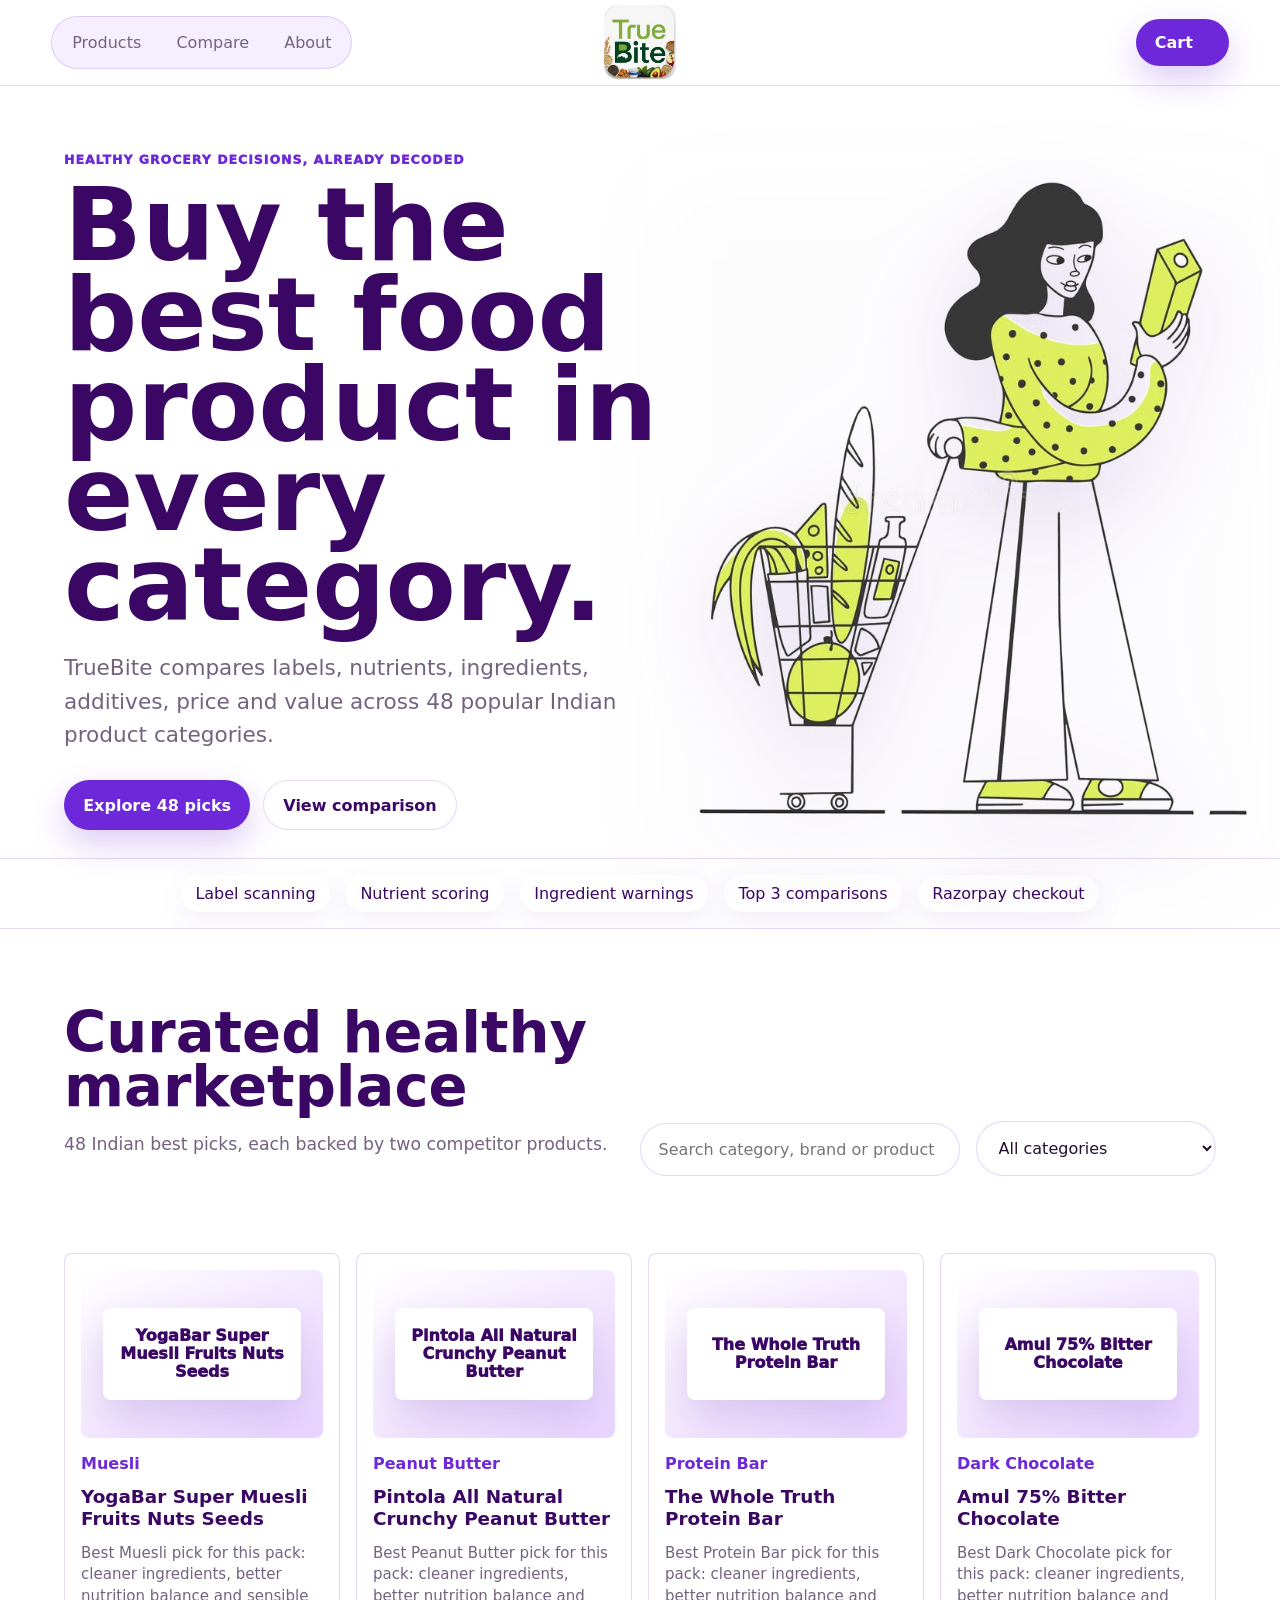
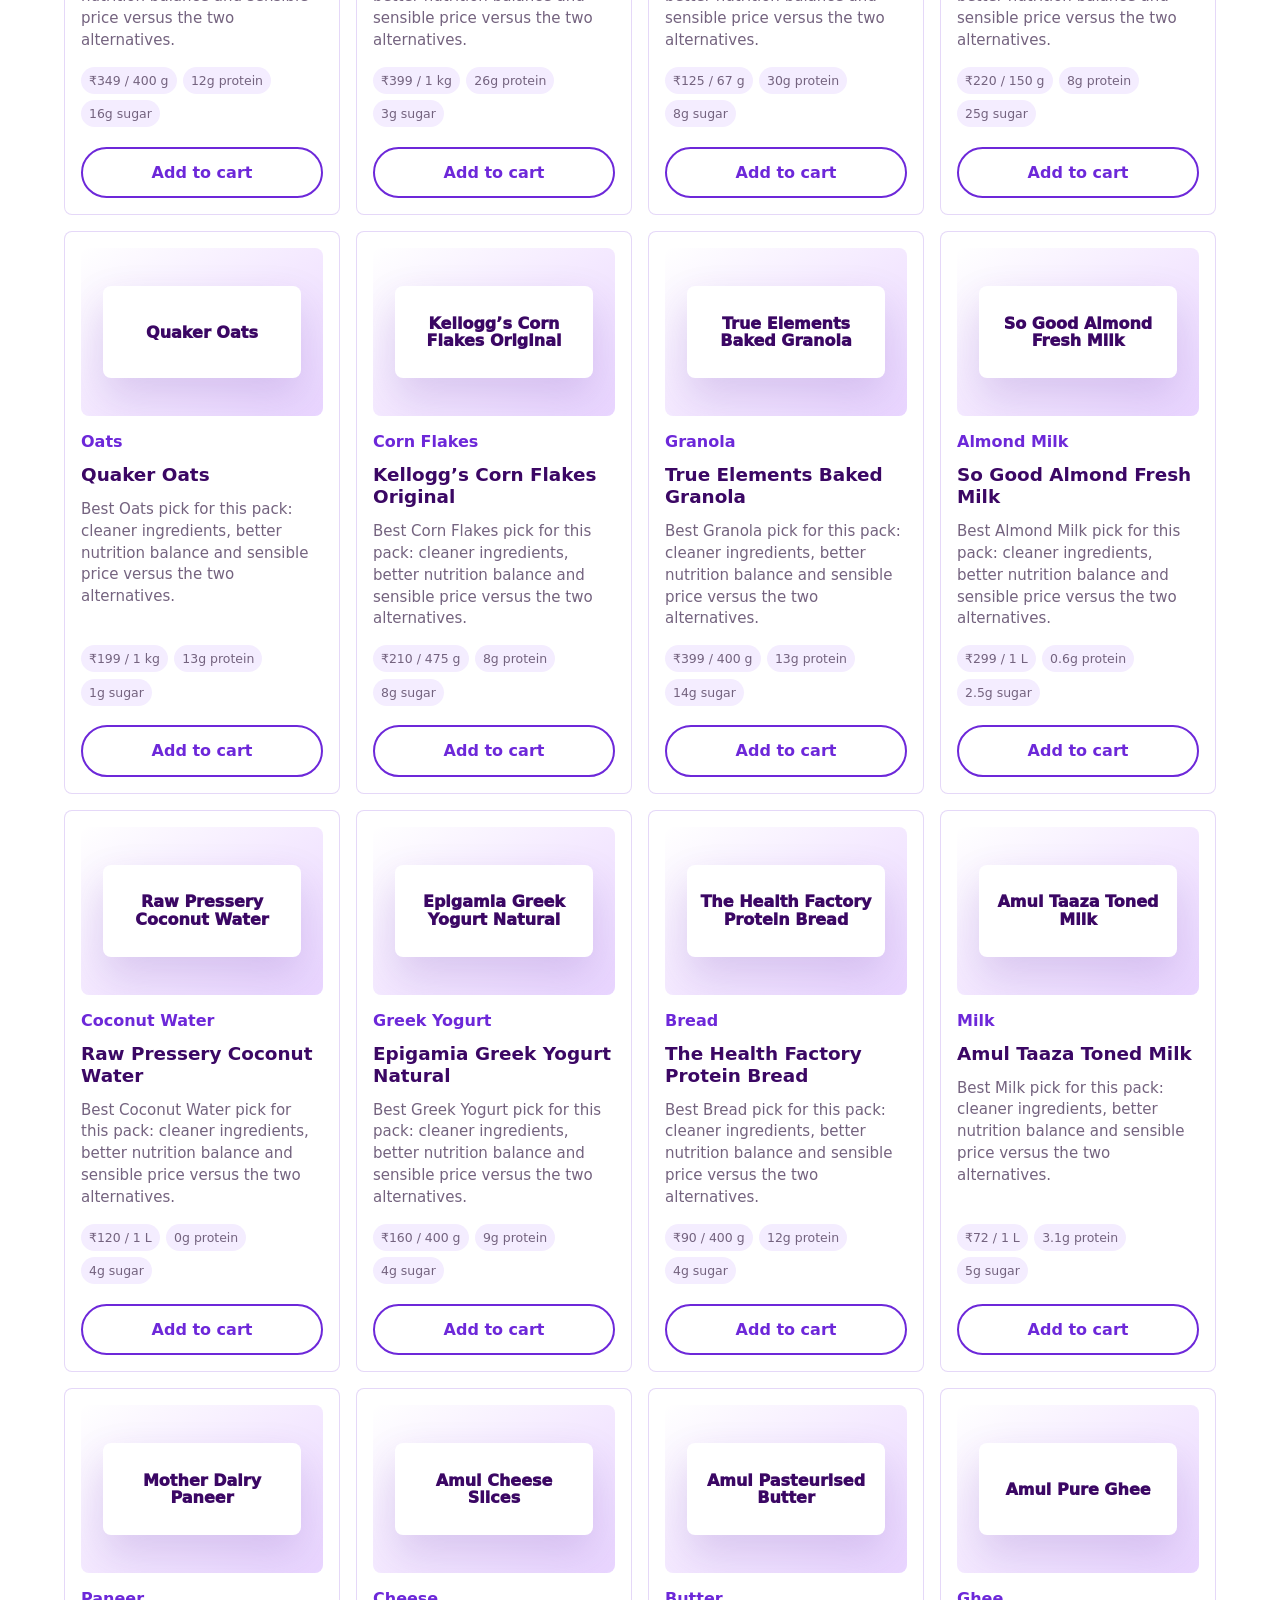
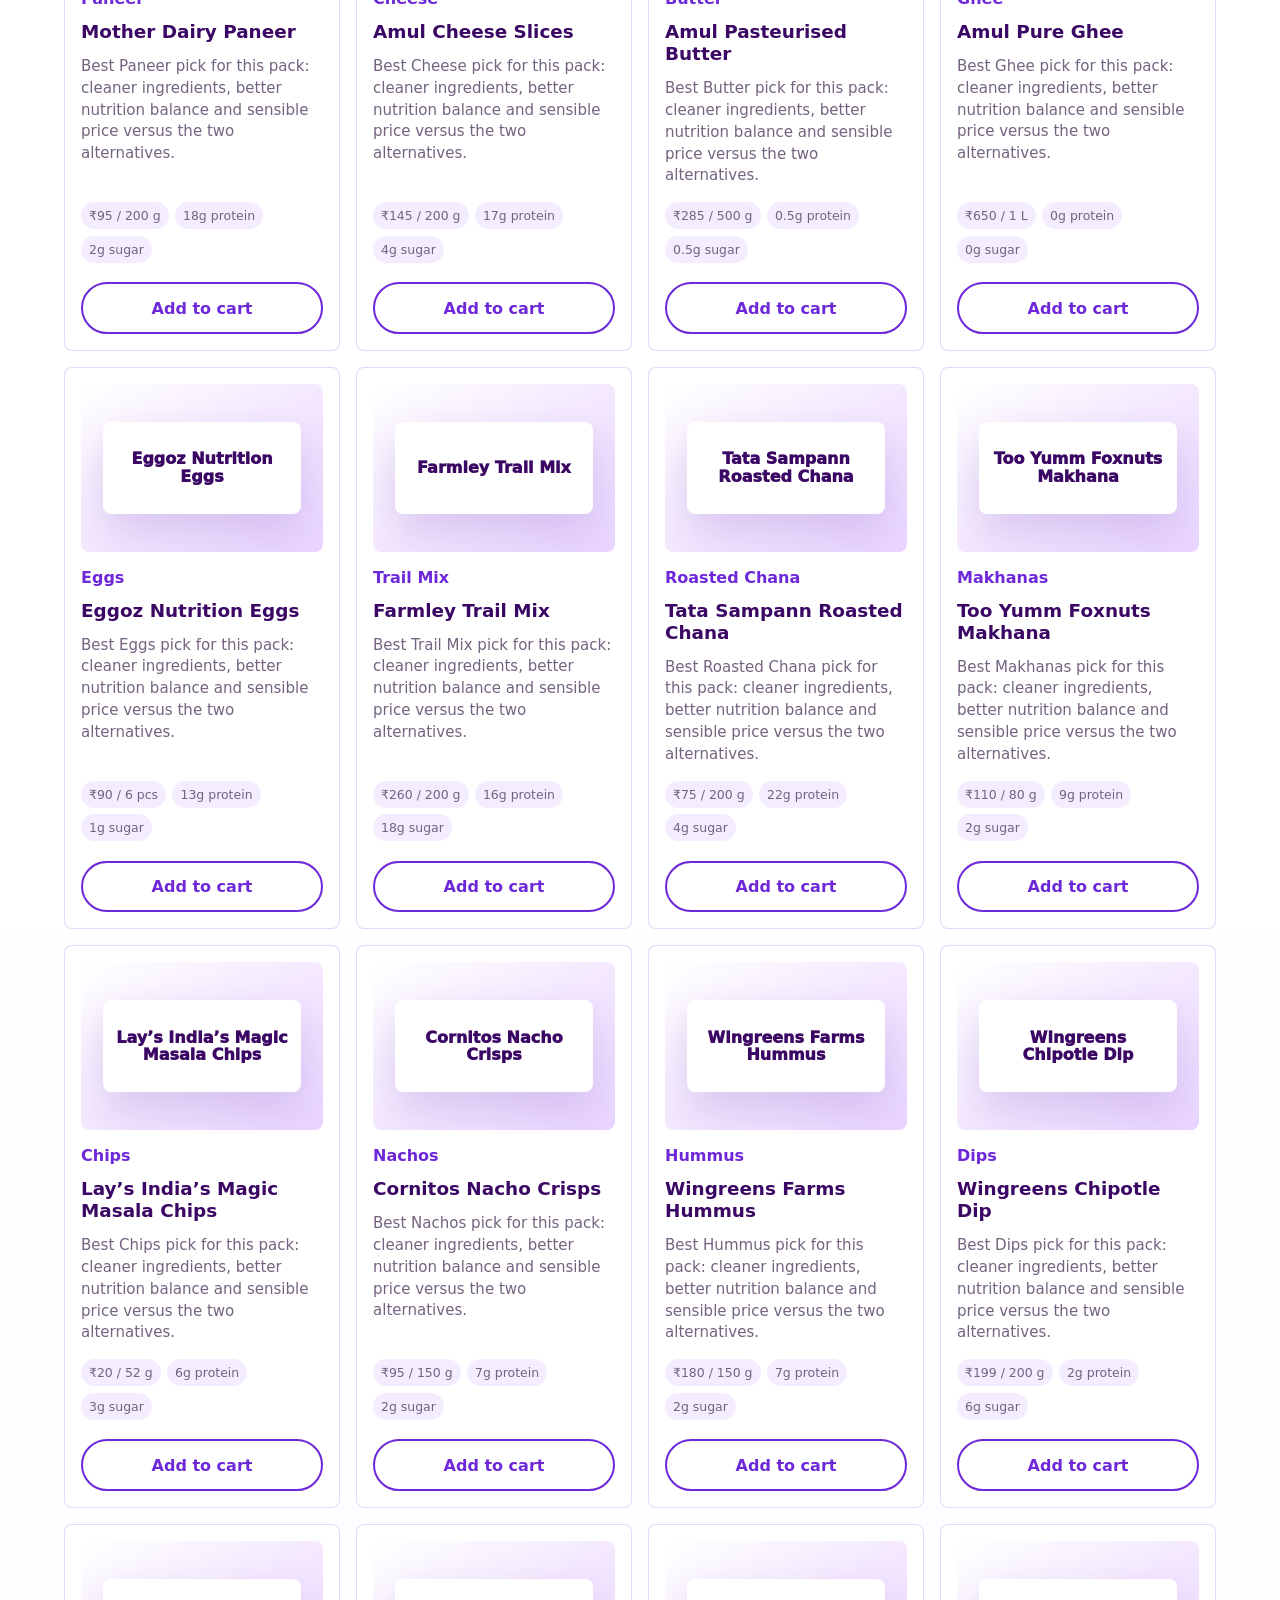
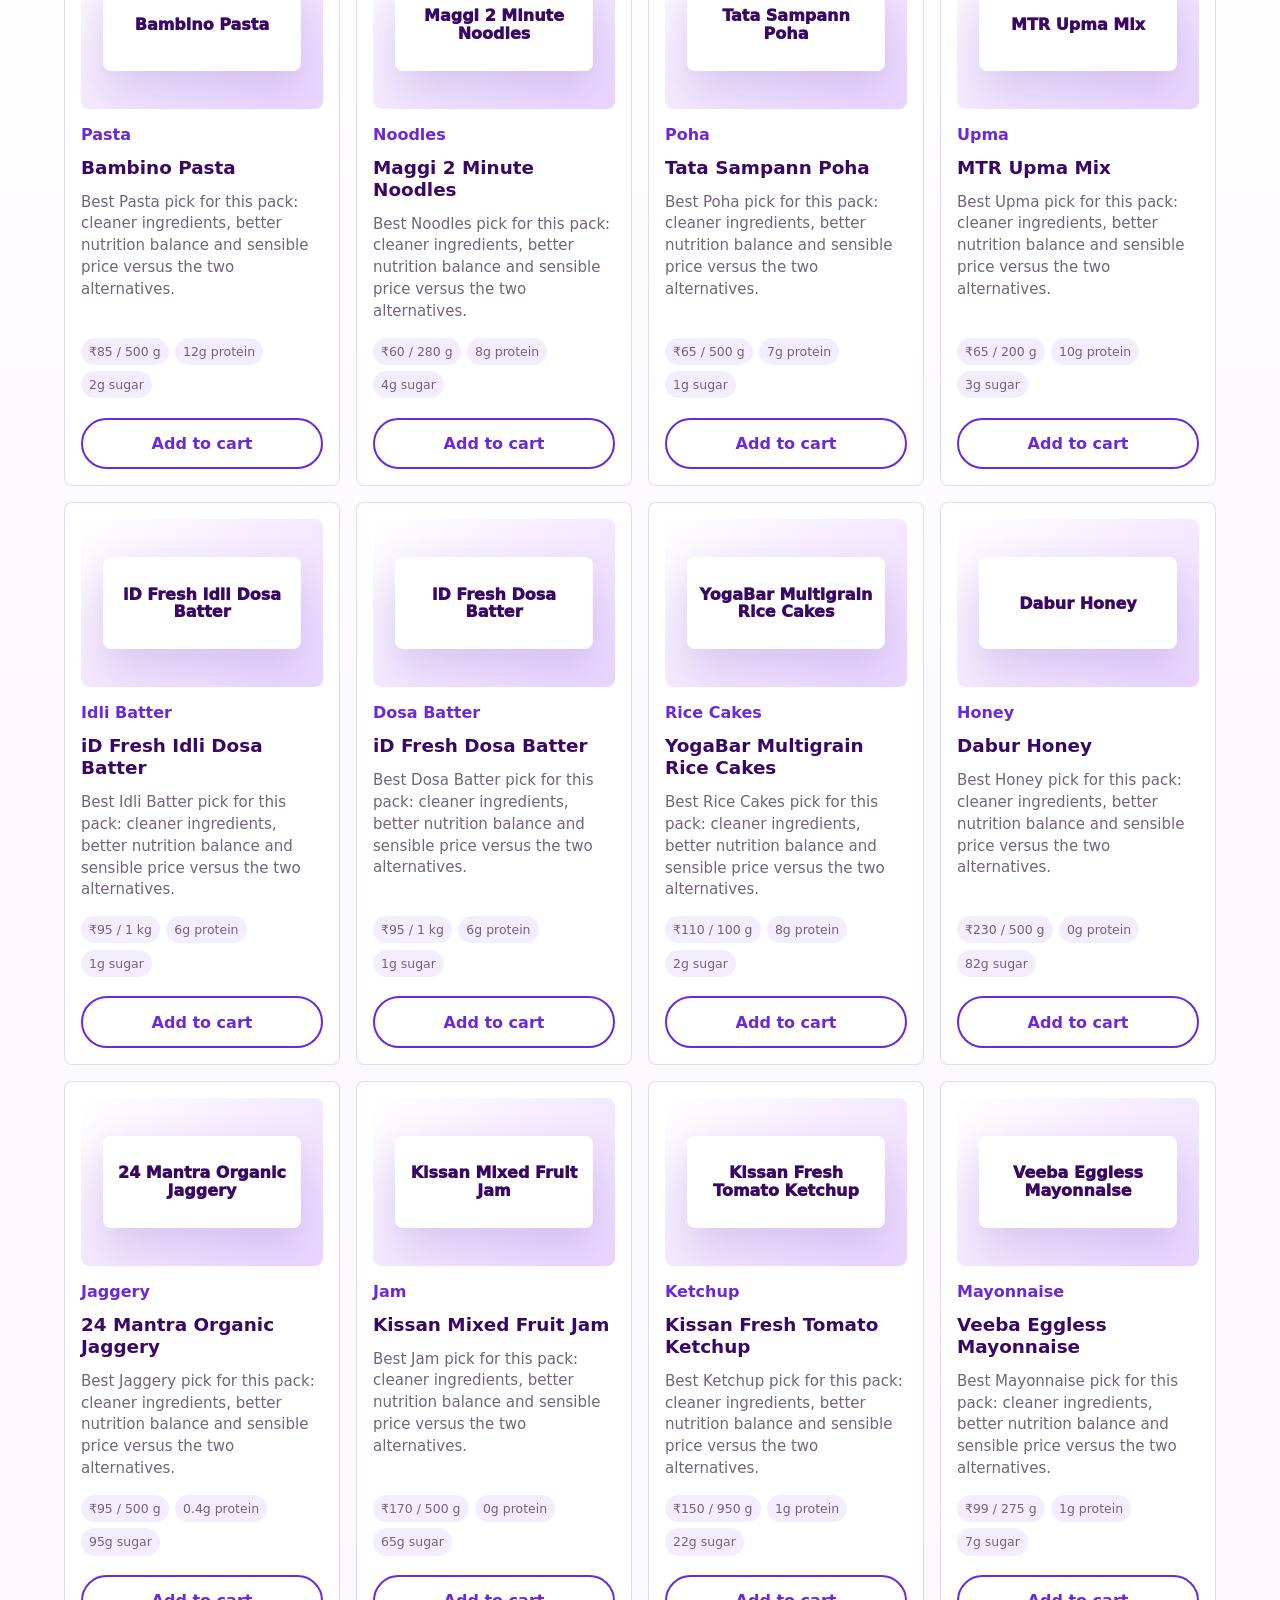
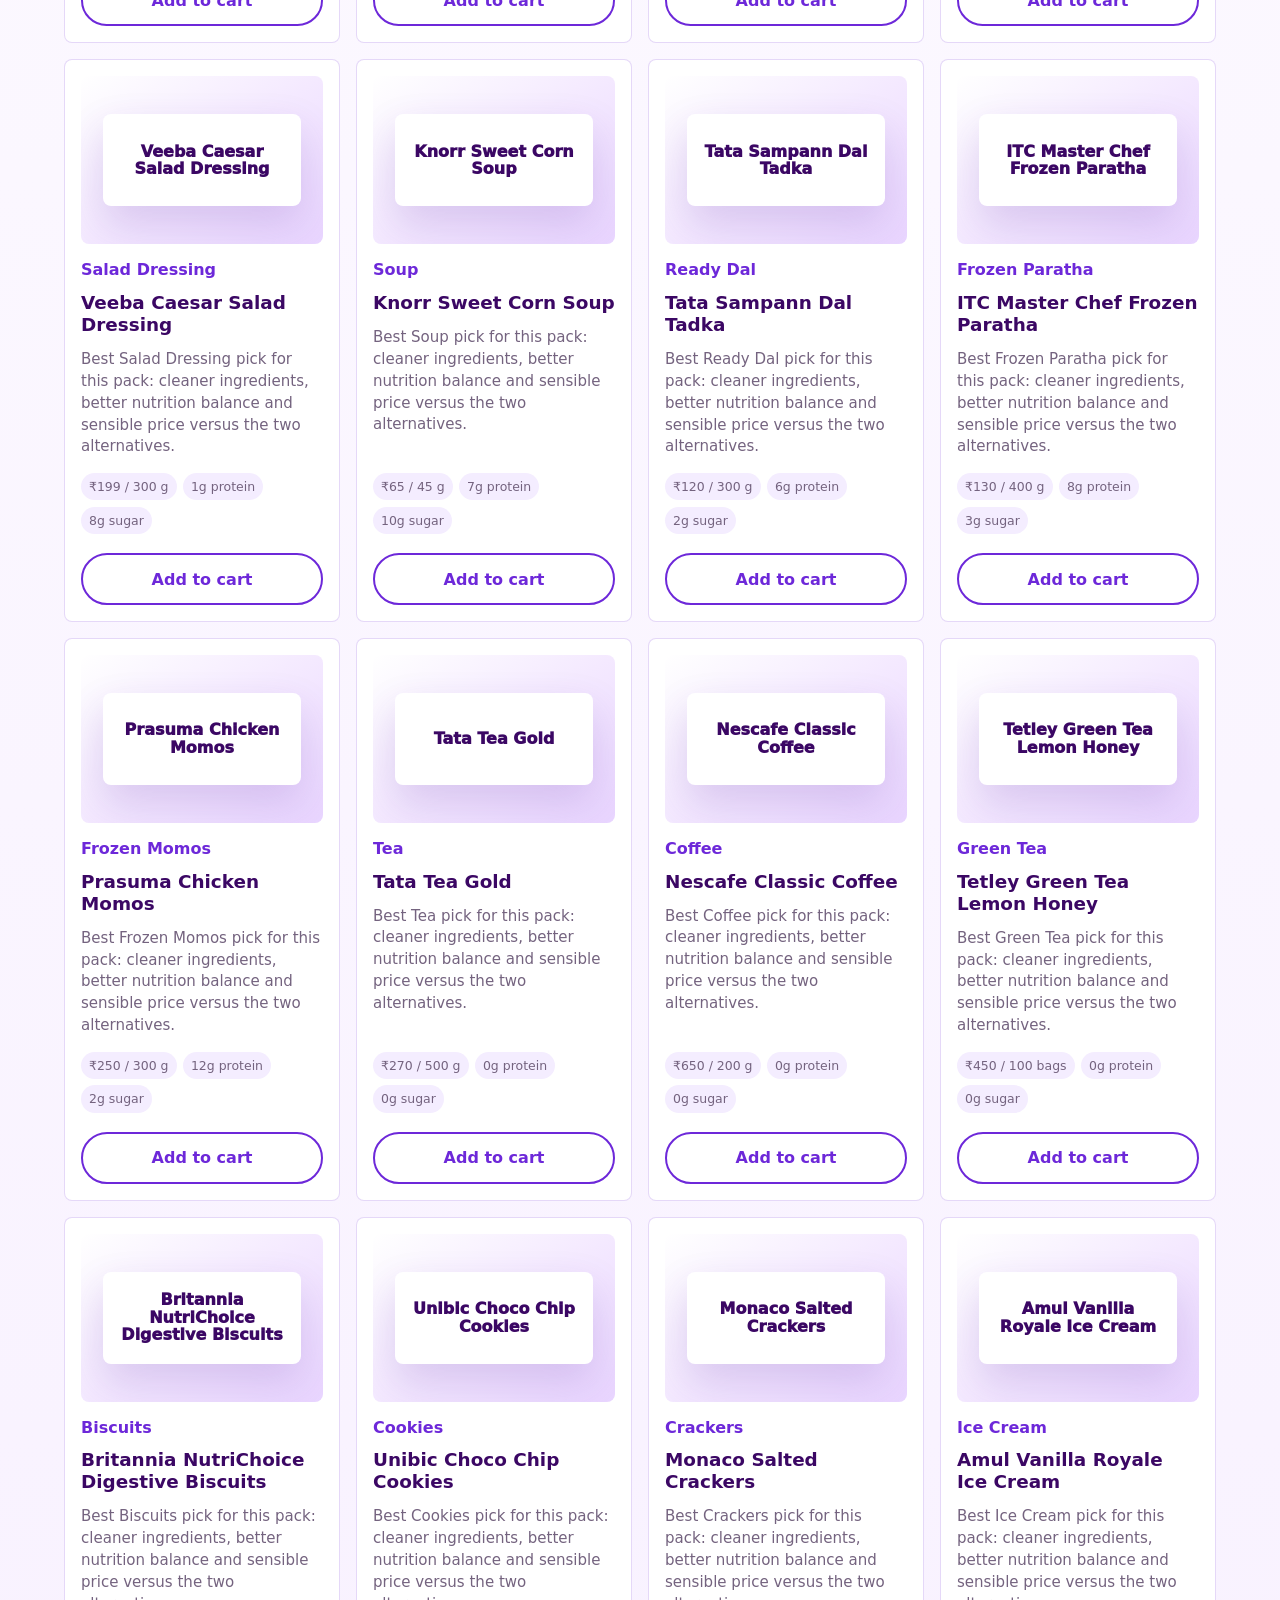
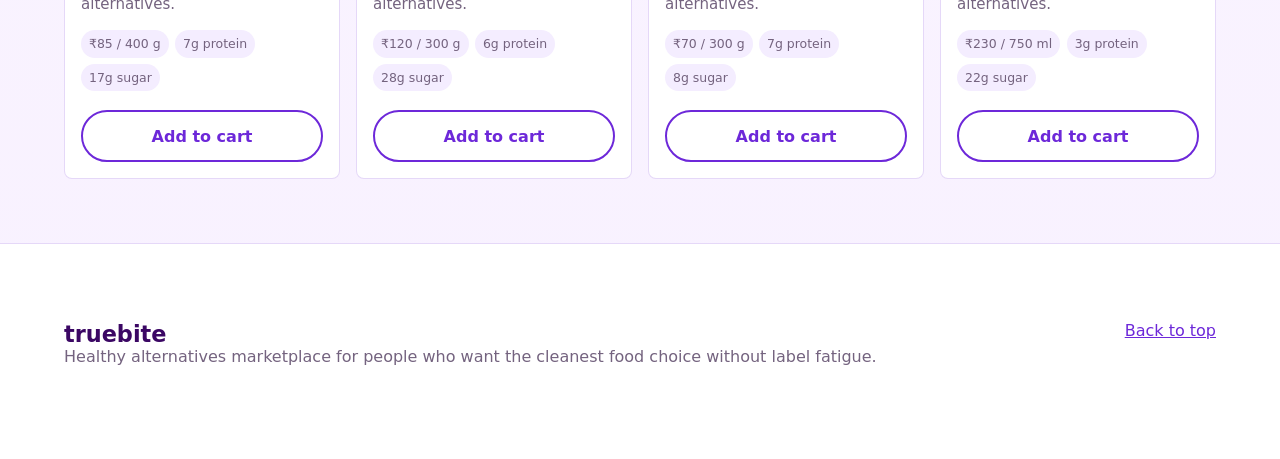
<file: pratik/index.html>
<!doctype html>
<html lang="en">
<head>
  <meta charset="utf-8">
  <meta name="viewport" content="width=device-width, initial-scale=1">
  <title>TrueBite - Healthy Food Marketplace</title>
  <link rel="stylesheet" href="styles.css?v=4">
</head>
<body>
  <header class="nav">
    <nav class="nav-left">
      <a href="index.html#products">Products</a>
      <a href="buy.html">Compare</a>
      <a href="about.html">About</a>
    </nav>
    <a class="brand center-logo" href="index.html" aria-label="TrueBite home">
      <img src="assets/truebite-logo-transparent-cropped.png" alt="TrueBite logo">
    </a>
    <button class="pill" onclick="location.href='checkout.html'">Cart <b id="cartCount">0</b></button>
  </header>

  <main id="home">
    <section class="hero">
      <div class="hero-copy">
        <p class="eyebrow">Healthy grocery decisions, already decoded</p>
        <h1>Buy the best food product in every category.</h1>
        <p>TrueBite compares labels, nutrients, ingredients, additives, price and value across 48 popular Indian product categories.</p>
        <div class="hero-actions">
          <button onclick="location.href='index.html#products'">Explore 48 picks</button>
          <button class="ghost" onclick="location.href='buy.html'">View comparison</button>
        </div>
      </div>
      <div class="hero-media" aria-hidden="true">
        <img src="assets/hero-shopping-illustration-cutout.png" alt="">
      </div>
    </section>

    <section class="strip">
      <span>Label scanning</span><span>Nutrient scoring</span><span>Ingredient warnings</span><span>Top 3 comparisons</span><span>Razorpay checkout</span>
    </section>

    <section class="controls" id="products">
      <div>
        <h2>Curated healthy marketplace</h2>
        <p>48 Indian best picks, each backed by two competitor products.</p>
      </div>
      <input id="search" placeholder="Search category, brand or product">
      <select id="categoryFilter"><option value="all">All categories</option></select>
    </section>
    <section class="grid" id="productGrid"></section>
  </main>

  <footer>
    <div><b>truebite</b><p>Healthy alternatives marketplace for people who want the cleanest food choice without label fatigue.</p></div>
    <a href="index.html#home">Back to top</a>
  </footer>
  <script src="data.js?v=4"></script>
  <script src="app.js?v=4"></script>
</body>
</html>
</file>
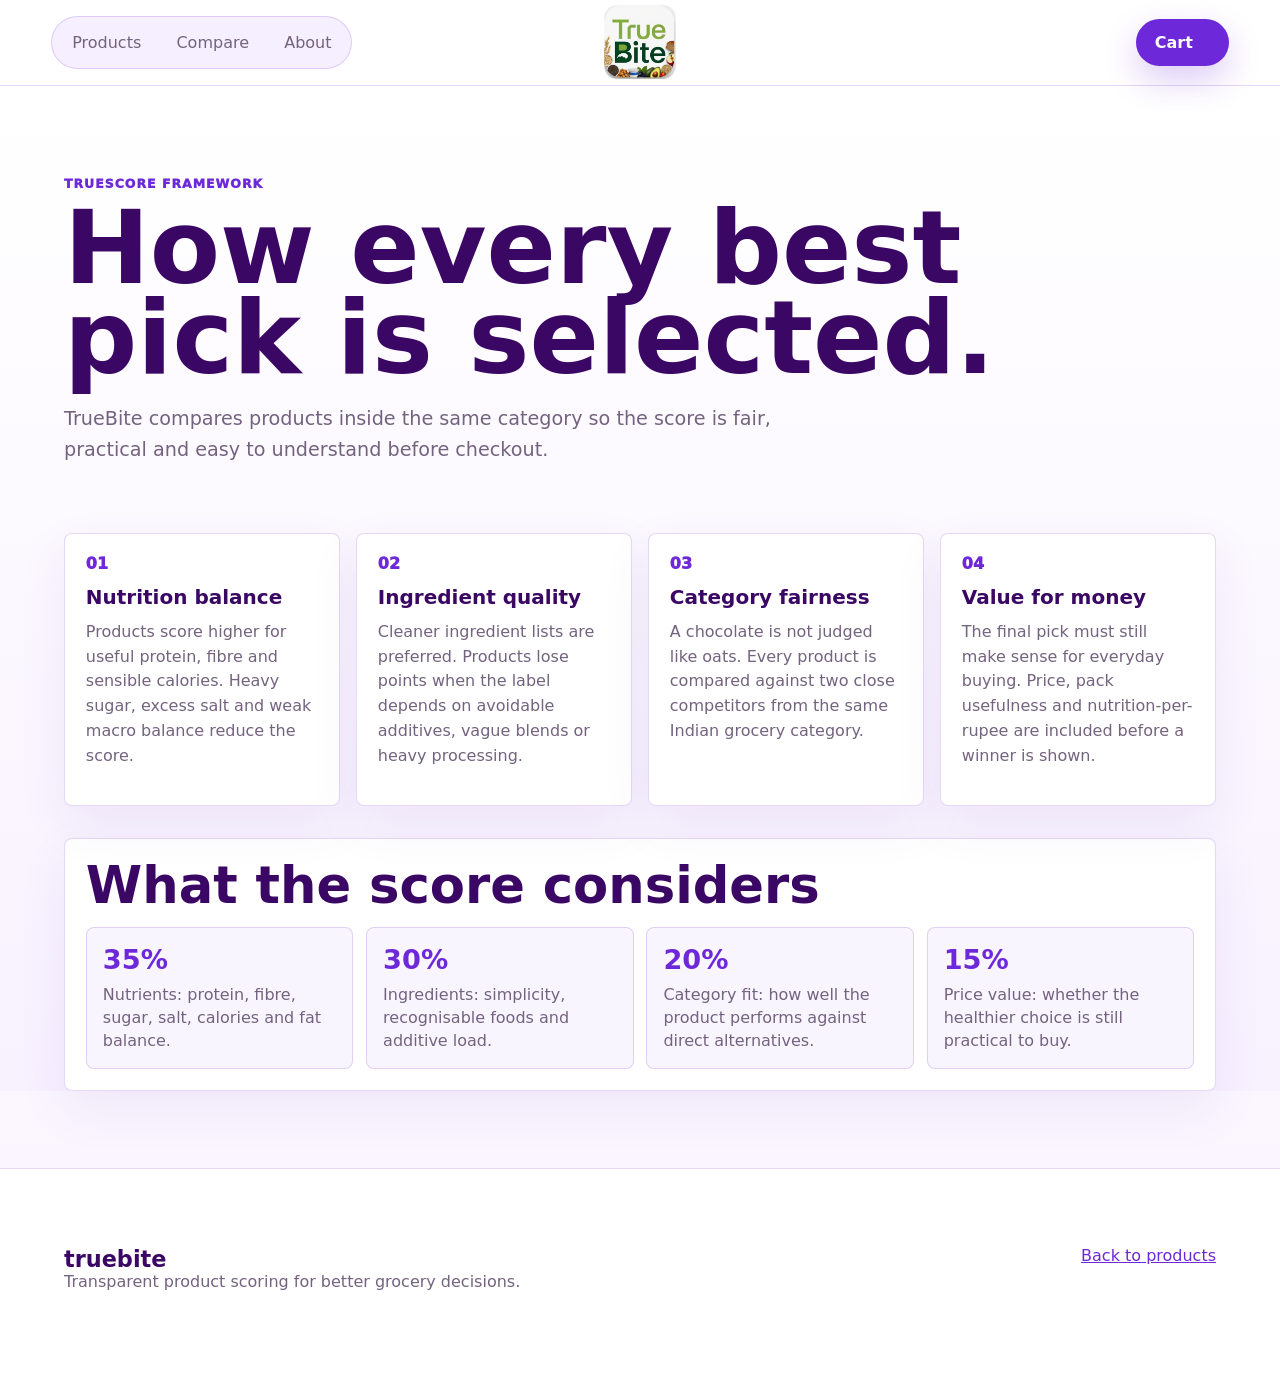
<file: pratik/about.html>
<!doctype html>
<html lang="en">
<head>
  <meta charset="utf-8">
  <meta name="viewport" content="width=device-width, initial-scale=1">
  <title>TrueBite - TrueScore Framework</title>
  <link rel="stylesheet" href="styles.css?v=4">
</head>
<body>
  <header class="nav">
    <nav class="nav-left">
      <a href="index.html#products">Products</a>
      <a href="buy.html">Compare</a>
      <a href="about.html">About</a>
    </nav>
    <a class="brand center-logo" href="index.html" aria-label="TrueBite home">
      <img src="assets/truebite-logo-transparent-cropped.png" alt="TrueBite logo">
    </a>
    <button class="pill" onclick="location.href='checkout.html'">Cart <b id="cartCount">0</b></button>
  </header>

  <main class="about-page">
    <section class="about-hero">
      <p class="eyebrow">TrueScore Framework</p>
      <h1>How every best pick is selected.</h1>
      <p>TrueBite compares products inside the same category so the score is fair, practical and easy to understand before checkout.</p>
    </section>

    <section class="framework-grid">
      <article>
        <span>01</span>
        <h3>Nutrition balance</h3>
        <p>Products score higher for useful protein, fibre and sensible calories. Heavy sugar, excess salt and weak macro balance reduce the score.</p>
      </article>
      <article>
        <span>02</span>
        <h3>Ingredient quality</h3>
        <p>Cleaner ingredient lists are preferred. Products lose points when the label depends on avoidable additives, vague blends or heavy processing.</p>
      </article>
      <article>
        <span>03</span>
        <h3>Category fairness</h3>
        <p>A chocolate is not judged like oats. Every product is compared against two close competitors from the same Indian grocery category.</p>
      </article>
      <article>
        <span>04</span>
        <h3>Value for money</h3>
        <p>The final pick must still make sense for everyday buying. Price, pack usefulness and nutrition-per-rupee are included before a winner is shown.</p>
      </article>
    </section>

    <section class="score-breakdown">
      <h2>What the score considers</h2>
      <div class="breakdown-list">
        <div><b>35%</b><span>Nutrients: protein, fibre, sugar, salt, calories and fat balance.</span></div>
        <div><b>30%</b><span>Ingredients: simplicity, recognisable foods and additive load.</span></div>
        <div><b>20%</b><span>Category fit: how well the product performs against direct alternatives.</span></div>
        <div><b>15%</b><span>Price value: whether the healthier choice is still practical to buy.</span></div>
      </div>
    </section>
  </main>

  <footer>
    <div><b>truebite</b><p>Transparent product scoring for better grocery decisions.</p></div>
    <a href="index.html#products">Back to products</a>
  </footer>
  <script src="data.js?v=4"></script>
  <script src="app.js?v=4"></script>
</body>
</html>
</file>
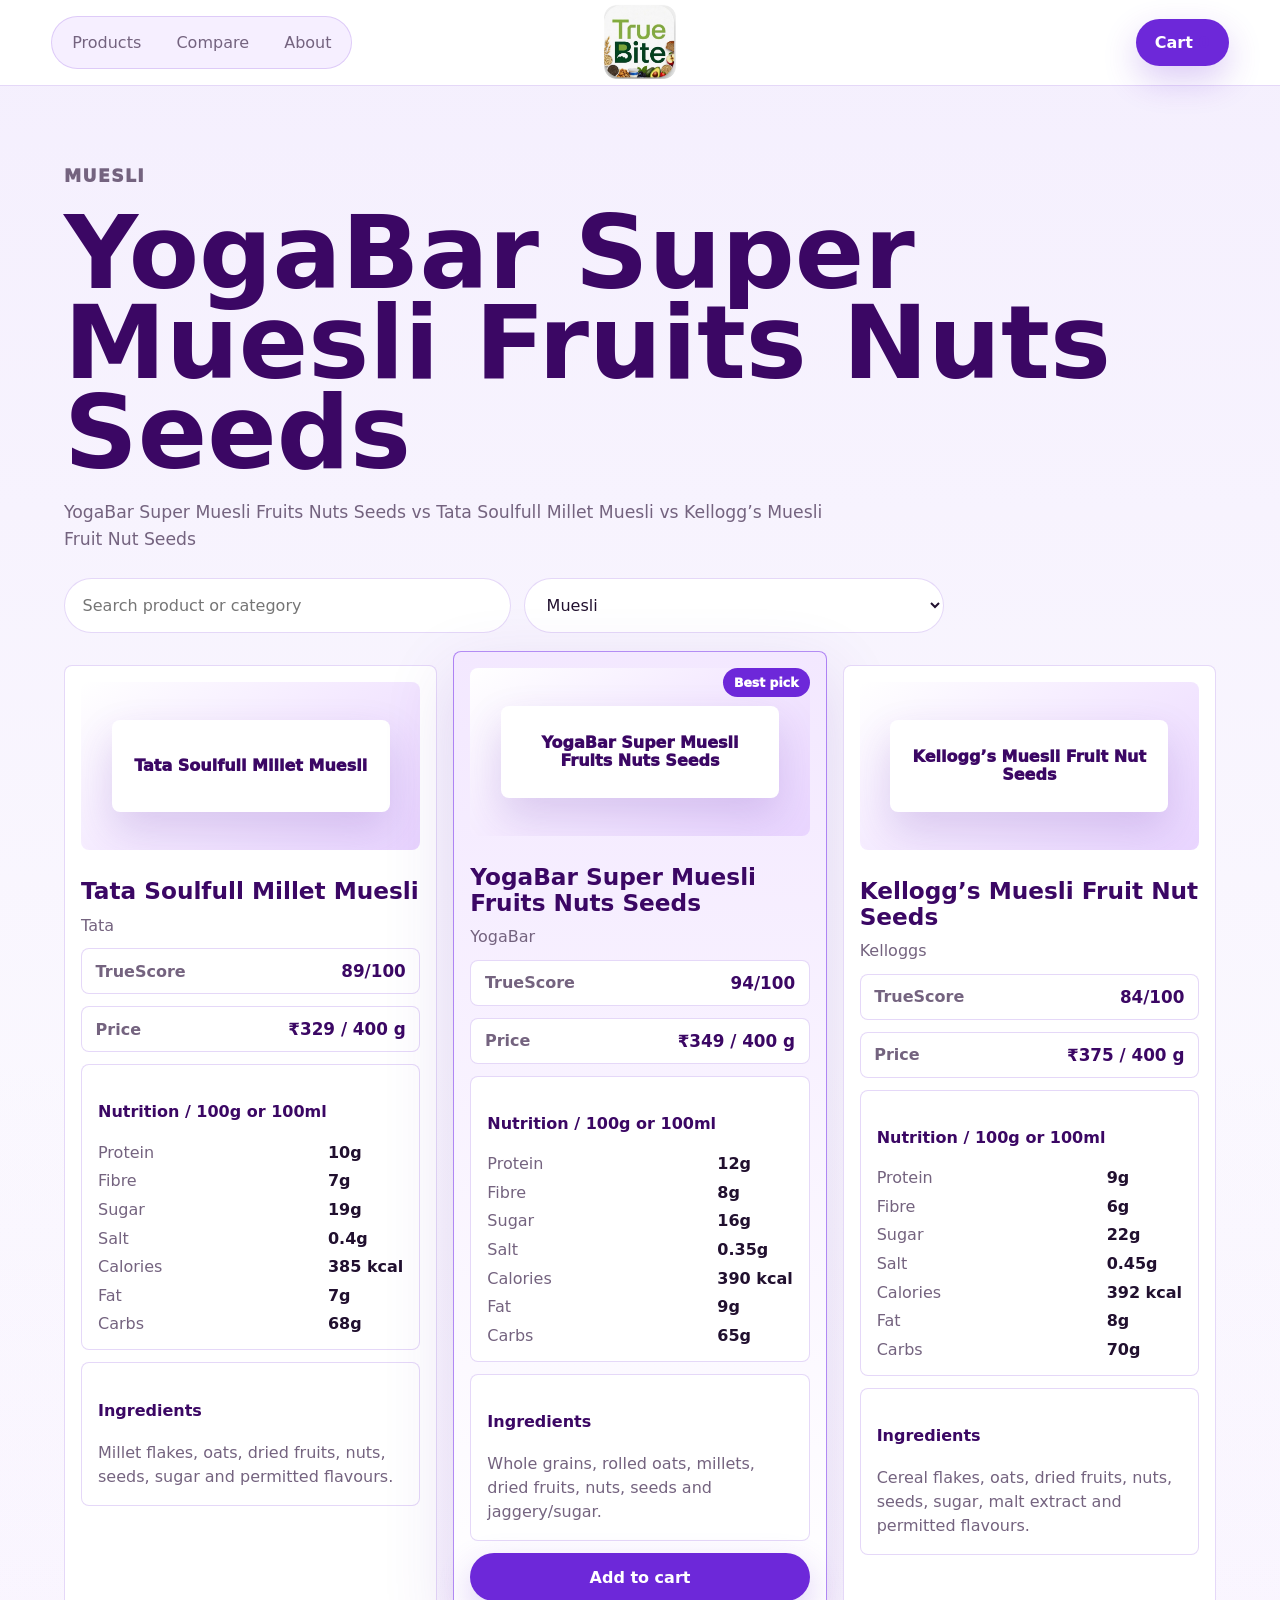
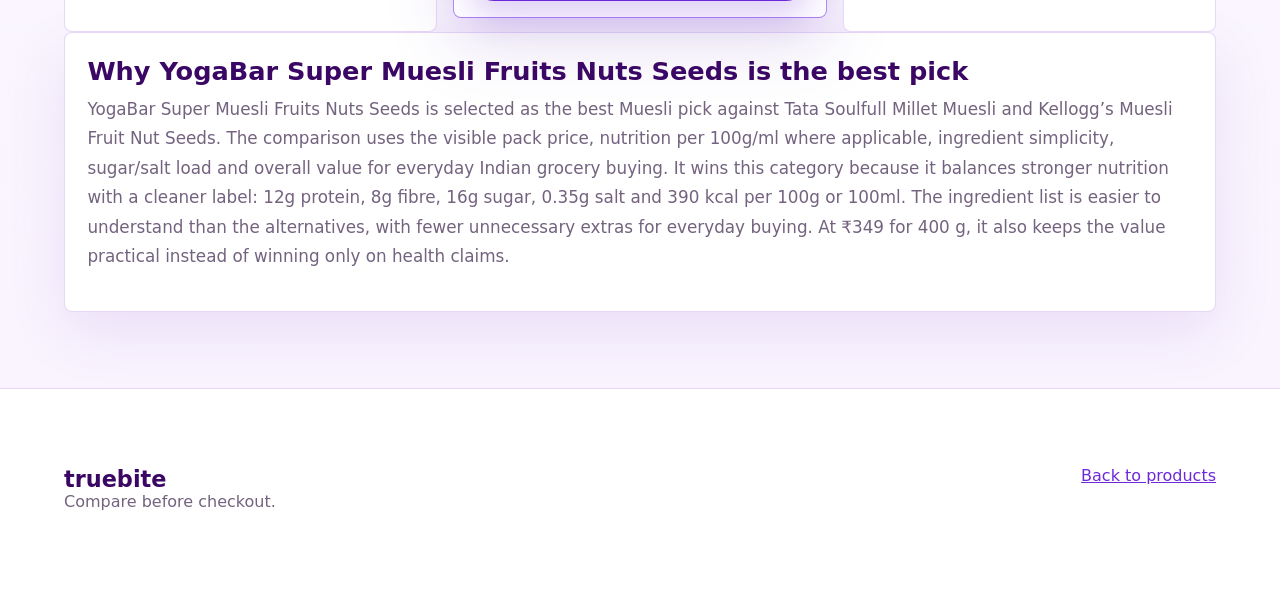
<file: pratik/buy.html>
<!doctype html>
<html lang="en">
<head>
  <meta charset="utf-8">
  <meta name="viewport" content="width=device-width, initial-scale=1">
  <title>TrueBite - Buying Page</title>
  <link rel="stylesheet" href="styles.css?v=4">
</head>
<body>
  <header class="nav">
    <nav class="nav-left">
      <a href="index.html#products">Products</a>
      <a href="buy.html">Compare</a>
      <a href="about.html">About</a>
    </nav>
    <a class="brand center-logo" href="index.html" aria-label="TrueBite home">
      <img src="assets/truebite-logo-transparent-cropped.png" alt="TrueBite logo">
    </a>
    <button class="pill" onclick="location.href='checkout.html'">Cart <b id="cartCount">0</b></button>
  </header>

  <main>
    <section class="compare page-hero" id="compare">
      <div class="compare-head">
        <p class="eyebrow" id="buyCategory">Buying page</p>
        <h1 id="buyTitle">Best pick</h1>
        <p id="buySubtitle">Loading comparison.</p>
      </div>
      <section class="compare-tools">
        <input id="compareSearch" placeholder="Search product or category">
        <select id="compareSelect"></select>
      </section>
      <div class="comparison" id="comparison"></div>
      <article class="summary-card">
        <h3 id="summaryTitle">Why this is the best pick</h3>
        <p id="summaryText"></p>
      </article>
    </section>
  </main>

  <footer>
    <div><b>truebite</b><p>Compare before checkout.</p></div>
    <a href="index.html#products">Back to products</a>
  </footer>
  <script src="data.js?v=4"></script>
  <script src="app.js?v=4"></script>
</body>
</html>
</file>
<file: pratik/styles.css>
:root{
  --bg:#ffffff;
  --text:#21102f;
  --muted:#74637f;
  --purple:#6d28d9;
  --purple-2:#9333ea;
  --deep:#3b0764;
  --soft:#f4e9ff;
  --line:rgba(109,40,217,.18);
  --white:#ffffff;
}
*{box-sizing:border-box}
html{scroll-behavior:smooth}
body{
  margin:0;
  font-family:Okra,Inter,ui-sans-serif,system-ui,-apple-system,BlinkMacSystemFont,"Segoe UI",sans-serif;
  color:var(--text);
  background:linear-gradient(180deg,#fff 0%,#fff 48%,#f8f1ff 100%);
}
button,input,select{font:inherit}
button{
  border:0;
  border-radius:999px;
  padding:.9rem 1.2rem;
  background:var(--purple);
  color:#fff;
  font-weight:850;
  cursor:pointer;
  box-shadow:0 14px 34px rgba(109,40,217,.24);
}
.ghost{background:#fff;color:var(--deep);box-shadow:none;border:1px solid var(--line)}
.nav{
  position:sticky;
  top:0;
  z-index:10;
  display:flex;
  align-items:center;
  justify-content:space-between;
  gap:1rem;
  padding:1rem clamp(1rem,4vw,3.5rem);
  background:rgba(255,255,255,.84);
  backdrop-filter:blur(18px);
  border-bottom:1px solid var(--line);
}
.brand{display:flex;align-items:center;color:var(--deep);text-decoration:none;font-weight:950;font-size:1.2rem}
.brand img{width:78px;height:78px;object-fit:contain}
.center-logo{position:absolute;left:50%;transform:translateX(-50%)}
.nav nav,.nav-left{display:flex;gap:.4rem;padding:.35rem;border:1px solid var(--line);border-radius:999px;background:#f6efff}
.nav nav a{color:var(--muted);text-decoration:none;padding:.65rem .9rem;border-radius:999px}
.nav nav a:hover{background:#fff;color:var(--deep)}
.nav b,.eyebrow{color:var(--purple)}
.hero{
  min-height:auto;
  display:grid;
  grid-template-columns:minmax(0,1fr) minmax(360px,.86fr);
  align-items:center;
  gap:clamp(1.2rem,3vw,3rem);
  padding:clamp(2rem,5vw,4rem) clamp(1rem,5vw,5rem) clamp(1rem,2vw,1.6rem);
}
.eyebrow{font-weight:950;text-transform:uppercase;letter-spacing:.08em;font-size:.78rem}
h1,h2,h3,p{margin-top:0}
h1{font-size:clamp(3rem,8vw,7.6rem);line-height:.88;letter-spacing:0;margin-bottom:1.3rem;max-width:1180px;color:var(--deep)}
.hero-copy>p:not(.eyebrow){font-size:clamp(1.05rem,1.7vw,1.35rem);color:var(--muted);max-width:680px;line-height:1.55}
.hero-actions{display:flex;gap:.8rem;flex-wrap:wrap;margin-top:1.8rem}
.hero-media{display:flex;justify-content:center;align-items:center}
.hero-media img{
  width:min(96vw,620px);
  max-width:none;
  object-fit:contain;
  filter:drop-shadow(0 30px 44px rgba(94,44,165,.18));
}
.card-top span{color:var(--purple);font-weight:850}
.strip{display:flex;gap:1rem;overflow:hidden;border-block:1px solid var(--line);padding:1rem;justify-content:center;flex-wrap:wrap;color:var(--muted);background:rgba(255,255,255,.7)}
.strip span{padding:.55rem .9rem;border-radius:999px;background:#fff;color:var(--deep);box-shadow:0 8px 28px rgba(94,44,165,.08)}
.intro,.controls,.compare,.cart,footer{padding:clamp(2.5rem,6vw,5rem) clamp(1rem,5vw,5rem)}
.intro h2,.controls h2,.compare h2{font-size:clamp(2rem,4.5vw,4.6rem);line-height:.95;margin-bottom:1rem;color:var(--deep)}
.intro p,.controls p,.compare-head p{color:var(--muted);font-size:1.08rem;line-height:1.6;max-width:760px}
.controls{display:grid;grid-template-columns:1fr minmax(220px,320px) minmax(180px,240px);gap:1rem;align-items:end}
input,select{
  width:100%;
  color:var(--text);
  background:#fff;
  border:1px solid var(--line);
  border-radius:999px;
  padding:1rem 1.1rem;
  outline:none;
}
input[type="radio"]{width:auto;margin:0 .45rem 0 0;accent-color:var(--purple)}
.grid{display:grid;grid-template-columns:repeat(4,minmax(0,1fr));gap:1rem;padding:0 clamp(1rem,5vw,5rem) 4rem}
.card,.compare-card,.cart aside{
  border:1px solid var(--line);
  border-radius:8px;
  background:#fff;
}
.card{padding:1rem;cursor:pointer;transition:.18s ease;min-height:456px;display:flex;flex-direction:column}
.card:hover{transform:translateY(-4px);border-color:rgba(124,58,237,.42);box-shadow:0 20px 60px rgba(94,44,165,.12)}
.art{
  height:168px;
  display:grid;
  place-items:center;
  position:relative;
  overflow:hidden;
  border-radius:8px;
  margin-bottom:1rem;
  background:linear-gradient(180deg,#fff,#f4e9ff);
}
.art img{width:100%;height:100%;object-fit:contain;padding:.75rem;background:#fff;position:absolute;inset:0;z-index:2}
.art span{width:82%;min-height:92px;border-radius:8px;display:grid;place-items:center;text-align:center;background:#fff;color:var(--deep);font-weight:950;font-size:1rem;line-height:1.1;padding:.8rem;box-shadow:0 18px 40px rgba(94,44,165,.18)}
.art:not(.image-failed) span{opacity:0}
.art.image-failed{background:linear-gradient(145deg,#fff 0%,#f4e9ff 50%,#e9d5ff 100%)}
.card-top{display:flex;justify-content:space-between;align-items:center;gap:.6rem}
.card h3{font-size:1.15rem;line-height:1.2;margin:.8rem 0;color:var(--deep)}
.card p{color:var(--muted);line-height:1.45;font-size:.94rem}
.meta{display:flex;gap:.4rem;flex-wrap:wrap;margin:auto 0 1rem}
.meta span{font-size:.78rem;color:var(--muted);padding:.38rem .5rem;background:#f4edff;border-radius:999px}
.card .card-cart{
  display:block;
  width:100%;
  margin-top:.2rem;
  background:transparent;
  color:var(--purple);
  border:2px solid var(--purple);
  box-shadow:none;
  border-radius:999px;
}
.card .card-cart:hover{background:#f4e9ff}
.compare{background:linear-gradient(180deg,rgba(124,58,237,.08),transparent)}
.page-hero{min-height:calc(100vh - 86px)}
.comparison{display:grid;grid-template-columns:repeat(3,minmax(0,1fr));gap:1rem;margin-top:2rem;align-items:stretch}
.compare-tools{display:grid;grid-template-columns:minmax(240px,1fr) minmax(280px,420px);gap:.8rem;margin-top:1.5rem;max-width:880px}
.compare-card{position:relative;padding:1rem;display:flex;flex-direction:column;gap:.75rem}
.compare-card.winner{background:linear-gradient(180deg,#f3e8ff,#fff);border-color:rgba(124,58,237,.58);transform:translateY(-14px);box-shadow:0 24px 70px rgba(94,44,165,.16)}
.summary-card{grid-column:1/-1;border:1px solid var(--line);border-radius:8px;background:#fff;padding:1.4rem;box-shadow:0 20px 60px rgba(94,44,165,.1)}
.summary-card h3{color:var(--deep);font-size:1.6rem;margin-bottom:.6rem}
.summary-card p{color:var(--muted);line-height:1.75;max-width:1100px;font-size:1.05rem}
.badge{position:absolute;right:1rem;top:1rem;background:var(--purple);color:#fff;border-radius:999px;padding:.45rem .7rem;font-weight:950;font-size:.78rem;z-index:3}
.compare-card h3{font-size:1.45rem;line-height:1.1;color:var(--deep);margin-bottom:0}
.compare-card p{color:var(--muted);margin-bottom:.1rem}
.score-row{display:flex;align-items:center;justify-content:space-between;gap:1rem;border:1px solid var(--line);border-radius:8px;background:#fff;padding:.75rem .85rem}
.score-row span{color:var(--muted);font-weight:800}
.score-row b{color:var(--deep);font-size:1.05rem}
.info-box{border:1px solid var(--line);border-radius:8px;background:#fff;padding:1rem}
.info-box h4{margin:0 0:.8rem;color:var(--deep);font-size:1rem}
.nutrition-grid{display:grid;grid-template-columns:1fr auto;gap:.6rem .9rem;margin:0}
.ingredients-box{min-height:128px}
.ingredients-box p{line-height:1.5;margin:0;color:var(--muted)}
dl{display:grid;grid-template-columns:110px 1fr;gap:.65rem;margin:1rem 0}
dt{color:var(--muted)}
dd{margin:0;font-weight:750}
.compare-card button{width:100%;margin-top:auto}
.about-page{background:linear-gradient(180deg,#fff,#f8f1ff);min-height:calc(100vh - 86px)}
.about-hero{padding:clamp(3rem,7vw,6rem) clamp(1rem,5vw,5rem) clamp(2rem,4vw,3rem)}
.about-hero p:not(.eyebrow){color:var(--muted);font-size:1.2rem;line-height:1.6;max-width:760px}
.framework-grid{display:grid;grid-template-columns:repeat(4,minmax(0,1fr));gap:1rem;padding:0 clamp(1rem,5vw,5rem) 2rem}
.framework-grid article,.score-breakdown{border:1px solid var(--line);border-radius:8px;background:#fff;padding:1.3rem;box-shadow:0 18px 50px rgba(94,44,165,.08)}
.framework-grid span{color:var(--purple);font-weight:950}
.framework-grid h3{color:var(--deep);font-size:1.25rem;margin:.7rem 0}
.framework-grid p{color:var(--muted);line-height:1.55}
.score-breakdown{margin:0 clamp(1rem,5vw,5rem) clamp(3rem,6vw,5rem)}
.score-breakdown h2{color:var(--deep);font-size:clamp(2rem,4vw,3.6rem);line-height:1;margin-bottom:1rem}
.breakdown-list{display:grid;grid-template-columns:repeat(4,minmax(0,1fr));gap:.8rem}
.breakdown-list div{border:1px solid var(--line);border-radius:8px;background:#f9f5ff;padding:1rem}
.breakdown-list b{display:block;color:var(--purple);font-size:1.7rem;margin-bottom:.45rem}
.breakdown-list span{color:var(--muted);line-height:1.45}
.cart{display:grid;grid-template-columns:1fr 360px;gap:1rem;background:#f7efff}
.cart-row{display:flex;justify-content:space-between;gap:1rem;align-items:center;border-bottom:1px solid var(--line);padding:1rem 0}
.cart-row small{display:block;color:var(--muted);margin-top:.25rem}
.cart-row button{width:38px;height:38px;padding:0}
.cart aside{padding:1.2rem;align-self:start;position:sticky;top:96px}
.total{display:flex;justify-content:space-between;font-size:1.4rem;font-weight:950}
.cart aside input{margin-bottom:.7rem}
.cart aside button{width:100%;margin-top:.4rem}
.cart aside small{display:block;color:var(--purple);margin-top:.8rem}
footer{display:flex;justify-content:space-between;gap:2rem;border-top:1px solid var(--line);color:var(--muted);background:#fff}
footer b{color:var(--deep);font-size:1.4rem}
footer a{color:var(--purple)}
.checkout-page{min-height:calc(100vh - 86px);padding:clamp(2rem,6vw,5rem);background:#f7efff}
.razorpay-shell{display:grid;grid-template-columns:1fr 420px;gap:1rem;max-width:1120px;margin:0 auto}
.pay-panel{background:#fff;border:1px solid var(--line);border-radius:8px;padding:1.4rem;box-shadow:0 20px 60px rgba(94,44,165,.1)}
.pay-brand-row,.trust-row{display:flex;gap:.6rem;align-items:center;flex-wrap:wrap}
.pay-brand-row{justify-content:space-between;margin-bottom:1rem}
.razorpay-mark{display:inline-flex;background:#0b72e7;color:#fff;border-radius:6px;padding:.4rem .65rem;font-weight:950}
.secure-pill,.trust-row span{border:1px solid var(--line);border-radius:999px;background:#f7efff;color:var(--deep);font-size:.8rem;font-weight:850;padding:.45rem .65rem}
.trust-row{margin-top:1rem}
.pay-panel h1,.pay-panel h2{color:var(--deep);margin-bottom:.7rem}
.pay-panel p,.pay-panel small{color:var(--muted)}
.pay-row,.pay-total{display:flex;justify-content:space-between;gap:1rem;border-top:1px solid var(--line);padding:1rem 0;align-items:center}
.pay-row small{display:block;margin-top:.25rem}
.pay-total{font-size:1.35rem;font-weight:950;color:var(--deep)}
.method-panel label{display:block;font-weight:850;color:var(--deep);margin:.9rem 0 .5rem}
.method-panel input{margin-bottom:.7rem}
.pay-grid{display:grid;grid-template-columns:1fr 1fr;gap:.7rem}
.qr-box{display:grid;grid-template-columns:124px 1fr;gap:1rem;align-items:center;border:1px solid var(--line);border-radius:8px;background:#f9f5ff;padding:1rem;margin-bottom:1rem}
.qr-box b{display:block;color:var(--deep);margin-bottom:.25rem}
.qr-code{
  width:124px;
  aspect-ratio:1;
  border-radius:6px;
  border:8px solid #fff;
  box-shadow:0 10px 28px rgba(94,44,165,.12);
  background:#fff;
  object-fit:cover;
}
.upi-apps,.bank-grid{display:grid;grid-template-columns:repeat(4,minmax(0,1fr));gap:.55rem;margin:.2rem 0 .8rem}
.upi-apps button,.bank-grid button{width:100%;margin:0;border:1px solid var(--line);border-radius:8px;background:#fff;color:var(--deep);box-shadow:none;padding:.72rem .45rem;font-size:.85rem;display:flex;align-items:center;justify-content:center;gap:.38rem}
.upi-apps button:hover,.bank-grid button:hover{border-color:rgba(124,58,237,.5);background:#f7efff}
.upi-apps img,.bank-grid img{width:28px;height:28px;object-fit:contain;display:block}
.card-networks{display:flex;align-items:center;gap:.55rem;margin:.1rem 0 .7rem}
.card-networks img{height:24px;max-width:54px;object-fit:contain;border:1px solid var(--line);border-radius:6px;background:#fff;padding:.22rem .35rem}
.pay-logo,.bank-logo{width:24px;height:24px;border-radius:50%;display:inline-grid;place-items:center;color:#fff;font-size:.72rem;font-weight:950;flex:0 0 auto}
.gpay{background:#188038}.phonepe{background:#5f259f}.paytm{background:#00baf2}.bhim{background:#f58220}
.hdfc{background:#004c8f}.icici{background:#b65f13}.sbi{background:#2554a5}.axis{background:#7a003c}
.method-panel>button{width:100%;margin-top:.4rem}
.method-panel small{display:block;margin-top:.8rem;color:var(--purple)}
@media (max-width:1000px){
  .controls,.cart{grid-template-columns:1fr}
  .hero{grid-template-columns:1fr;min-height:auto}
  .hero-media{justify-content:center}
  .hero-media img{width:min(108vw,560px)}
  .grid{grid-template-columns:repeat(2,minmax(0,1fr))}
  .framework-grid,.breakdown-list{grid-template-columns:repeat(2,minmax(0,1fr))}
  .comparison{grid-template-columns:1fr}
  .razorpay-shell{grid-template-columns:1fr}
  .compare-tools{grid-template-columns:1fr}
  .compare-card.winner{transform:none}
  .nav .pill{display:none}
}
@media (max-width:640px){
  .nav{align-items:center}
  .center-logo{position:static;transform:none}
  .nav nav{font-size:.88rem;overflow:auto;max-width:100%}
  .grid{grid-template-columns:1fr}
  .framework-grid,.breakdown-list{grid-template-columns:1fr}
  .controls,.intro,.compare,.cart,footer{padding-inline:1rem}
  .qr-box{grid-template-columns:1fr}
  .upi-apps,.bank-grid{grid-template-columns:repeat(2,minmax(0,1fr))}
  footer{display:block}
  h1{font-size:3rem}
  .hero{padding-top:2rem}
}
</file>
